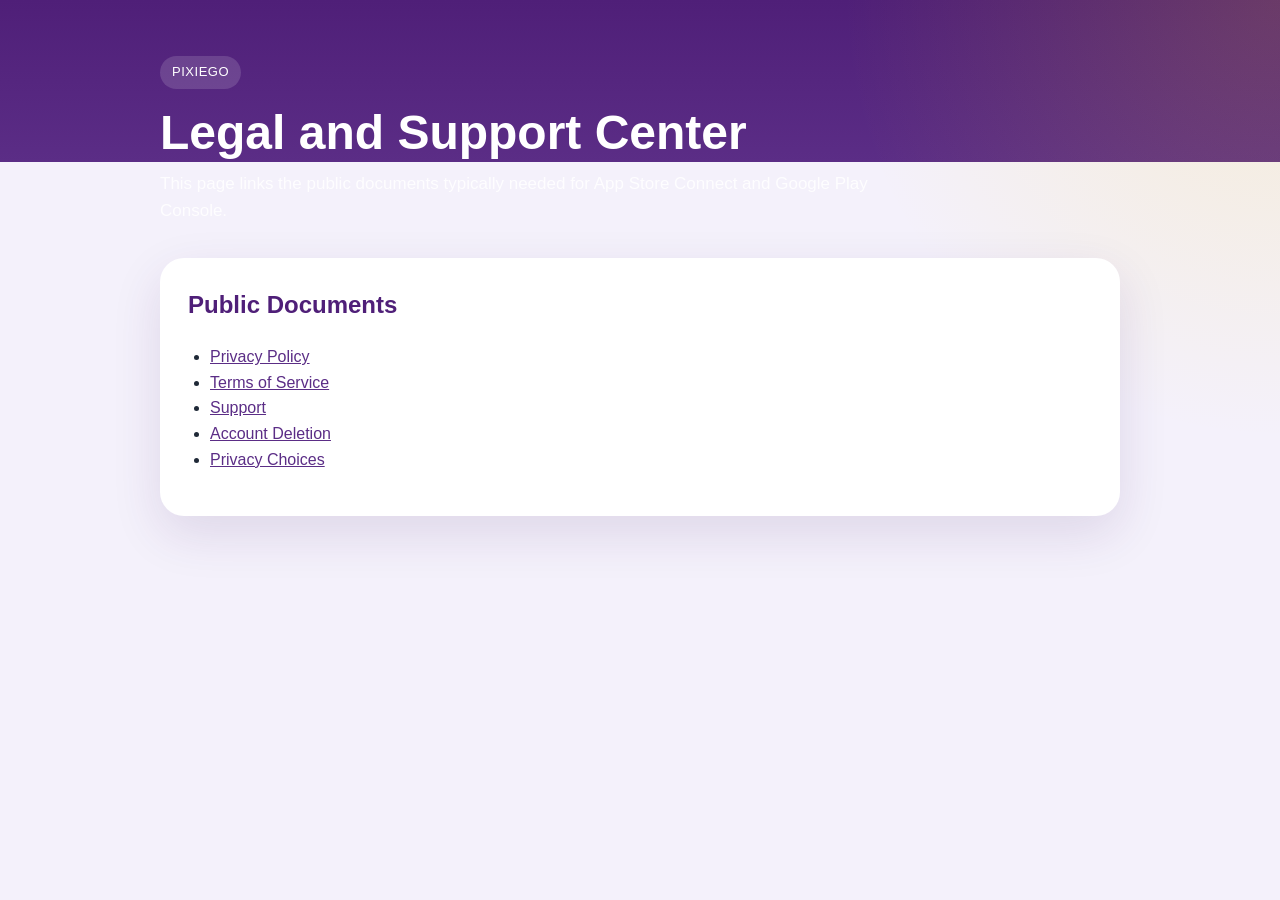
<file: index.html>
<!doctype html>
<html lang="en">
  <head>
    <meta charset="utf-8" />
    <meta name="viewport" content="width=device-width, initial-scale=1" />
    <title>PixieGo Legal and Support</title>
    <link rel="stylesheet" href="./site.css" />
  </head>
  <body>
    <div class="shell">
      <header class="hero">
        <span class="badge">PixieGo</span>
        <h1>Legal and Support Center</h1>
        <p>
          This page links the public documents typically needed for App Store Connect and Google Play Console.
        </p>
      </header>

      <main class="content">
        <section class="card">
          <h2>Public Documents</h2>
          <ul>
            <li><a href="./privacy-policy.html">Privacy Policy</a></li>
            <li><a href="./terms-of-service.html">Terms of Service</a></li>
            <li><a href="./support.html">Support</a></li>
            <li><a href="./account-deletion.html">Account Deletion</a></li>
            <li><a href="./privacy-choices.html">Privacy Choices</a></li>
          </ul>
        </section>
      </main>
    </div>
  </body>
</html>
</file>
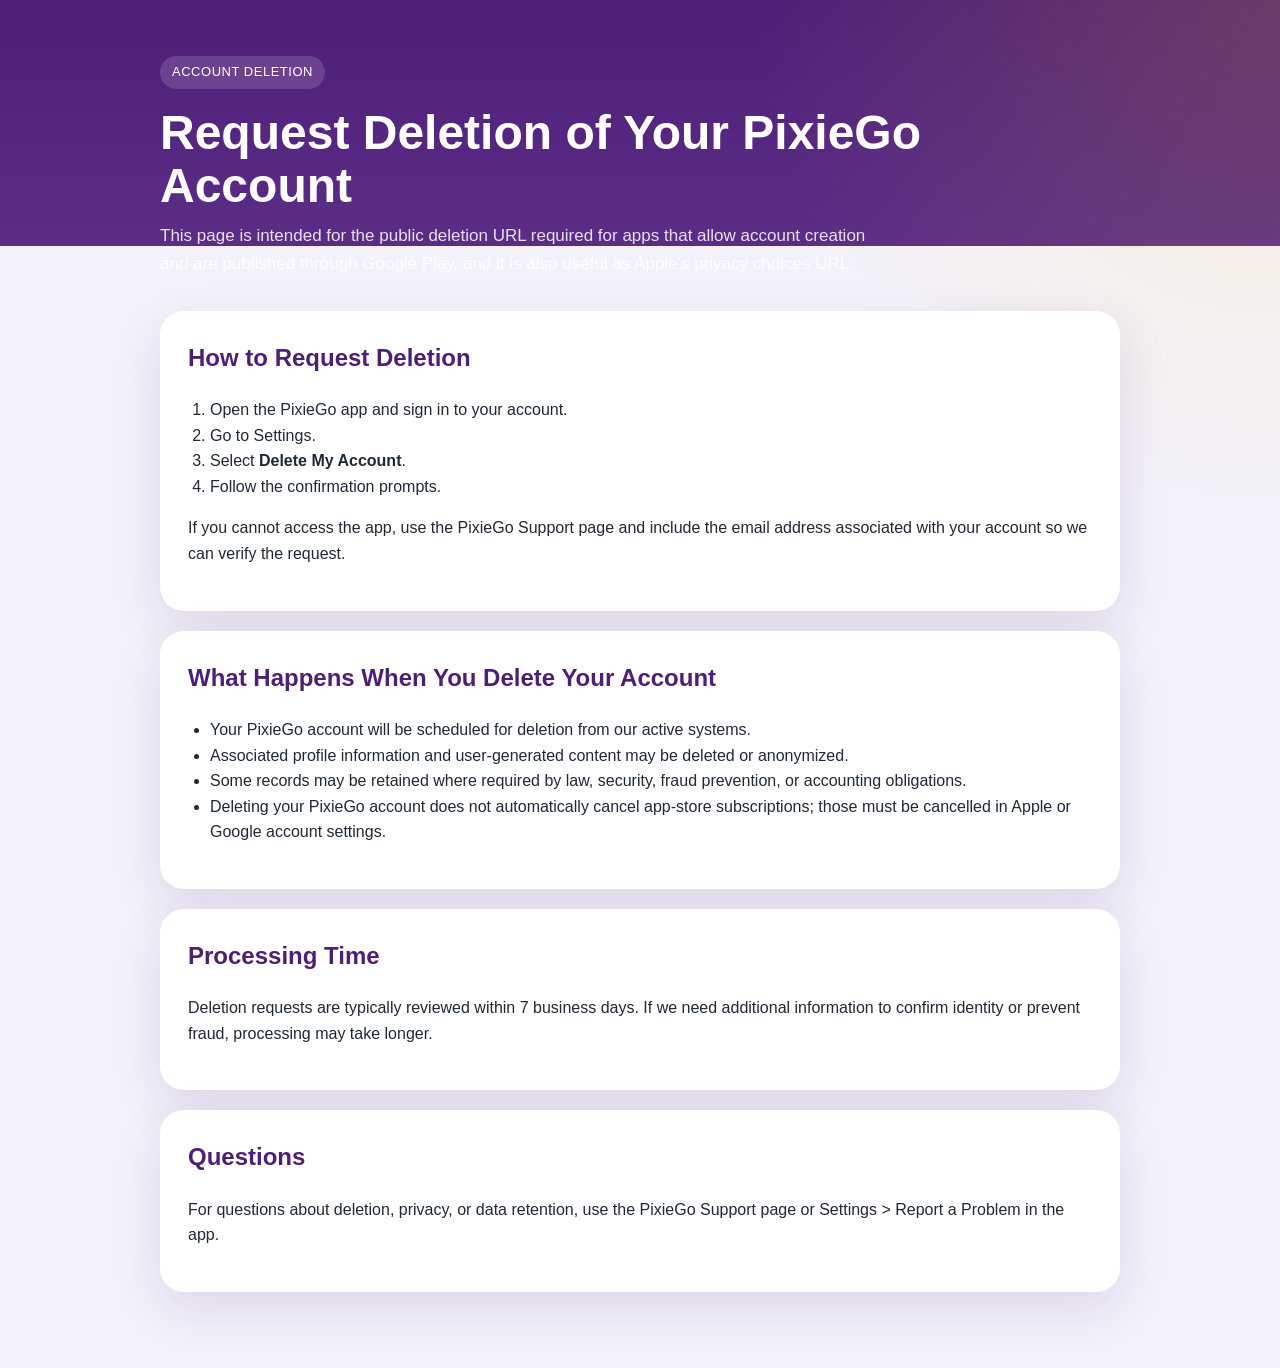
<file: account-deletion.html>
<!doctype html>
<html lang="en">
  <head>
    <meta charset="utf-8" />
    <meta name="viewport" content="width=device-width, initial-scale=1" />
    <title>PixieGo Account Deletion</title>
    <link rel="stylesheet" href="./site.css" />
  </head>
  <body>
    <div class="shell">
      <header class="hero">
        <span class="badge">Account Deletion</span>
        <h1>Request Deletion of Your PixieGo Account</h1>
        <p>
          This page is intended for the public deletion URL required for apps that allow account creation and are
          published through Google Play, and it is also useful as Apple’s privacy choices URL.
        </p>
      </header>

      <main class="content">
        <section class="card">
          <h2>How to Request Deletion</h2>
          <ol>
            <li>Open the PixieGo app and sign in to your account.</li>
            <li>Go to Settings.</li>
            <li>Select <strong>Delete My Account</strong>.</li>
            <li>Follow the confirmation prompts.</li>
          </ol>
          <p>
            If you cannot access the app, use the PixieGo Support page and include the email address associated
            with your account so we can verify the request.
          </p>
        </section>

        <section class="card">
          <h2>What Happens When You Delete Your Account</h2>
          <ul>
            <li>Your PixieGo account will be scheduled for deletion from our active systems.</li>
            <li>Associated profile information and user-generated content may be deleted or anonymized.</li>
            <li>Some records may be retained where required by law, security, fraud prevention, or accounting obligations.</li>
            <li>Deleting your PixieGo account does not automatically cancel app-store subscriptions; those must be cancelled in Apple or Google account settings.</li>
          </ul>
        </section>

        <section class="card">
          <h2>Processing Time</h2>
          <p>
            Deletion requests are typically reviewed within 7 business days. If we need additional information to
            confirm identity or prevent fraud, processing may take longer.
          </p>
        </section>

        <section class="card">
          <h2>Questions</h2>
          <p>
            For questions about deletion, privacy, or data retention, use the PixieGo Support page or Settings
            &gt; Report a Problem in the app.
          </p>
        </section>
      </main>
    </div>
  </body>
</html>
</file>
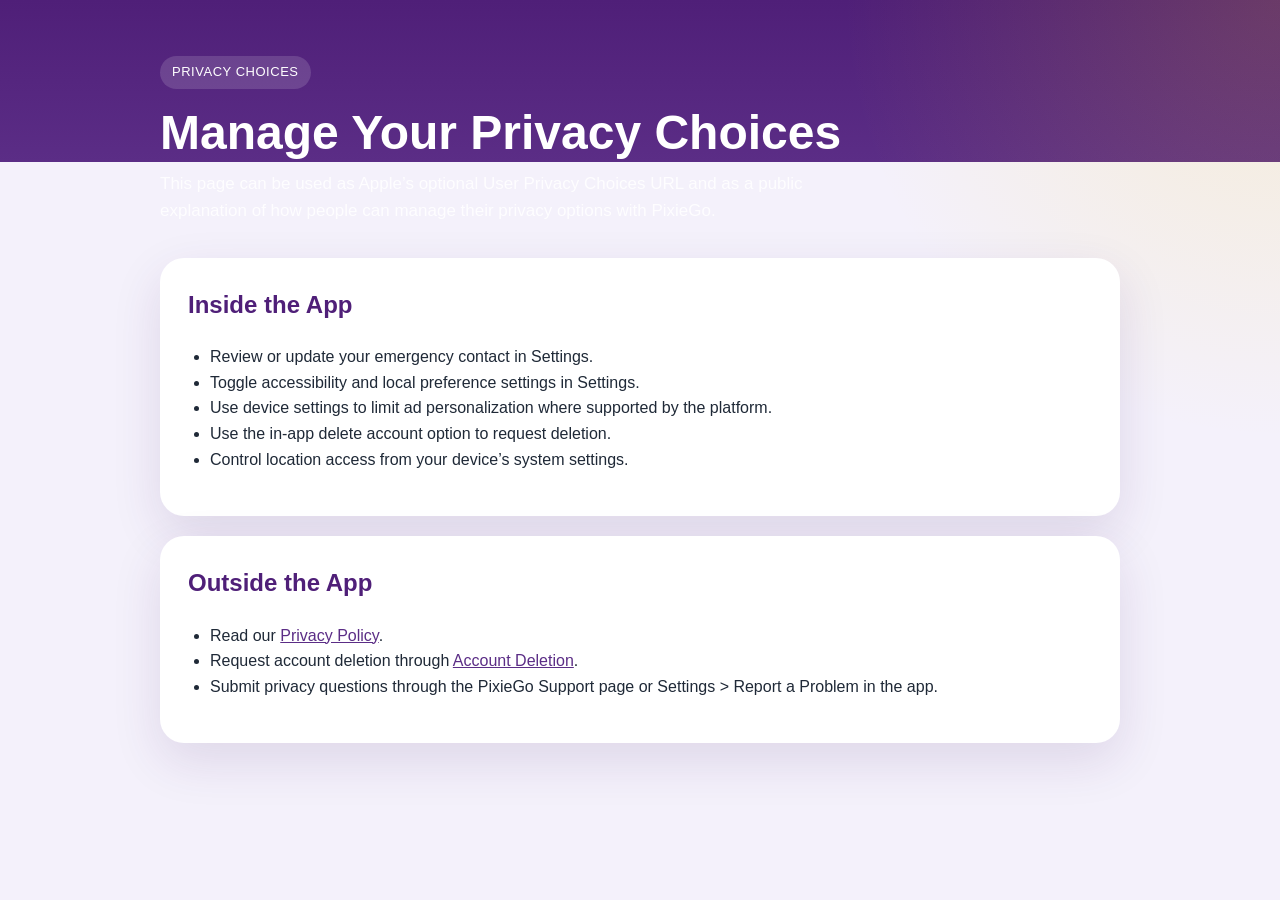
<file: privacy-choices.html>
<!doctype html>
<html lang="en">
  <head>
    <meta charset="utf-8" />
    <meta name="viewport" content="width=device-width, initial-scale=1" />
    <title>PixieGo Privacy Choices</title>
    <link rel="stylesheet" href="./site.css" />
  </head>
  <body>
    <div class="shell">
      <header class="hero">
        <span class="badge">Privacy Choices</span>
        <h1>Manage Your Privacy Choices</h1>
        <p>
          This page can be used as Apple’s optional User Privacy Choices URL and as a public explanation of how
          people can manage their privacy options with PixieGo.
        </p>
      </header>

      <main class="content">
        <section class="card">
          <h2>Inside the App</h2>
          <ul>
            <li>Review or update your emergency contact in Settings.</li>
            <li>Toggle accessibility and local preference settings in Settings.</li>
            <li>Use device settings to limit ad personalization where supported by the platform.</li>
            <li>Use the in-app delete account option to request deletion.</li>
            <li>Control location access from your device’s system settings.</li>
          </ul>
        </section>

        <section class="card">
          <h2>Outside the App</h2>
          <ul>
            <li>Read our <a href="./privacy-policy.html">Privacy Policy</a>.</li>
            <li>Request account deletion through <a href="./account-deletion.html">Account Deletion</a>.</li>
            <li>Submit privacy questions through the PixieGo Support page or Settings &gt; Report a Problem in the app.</li>
          </ul>
        </section>
      </main>
    </div>
  </body>
</html>
</file>
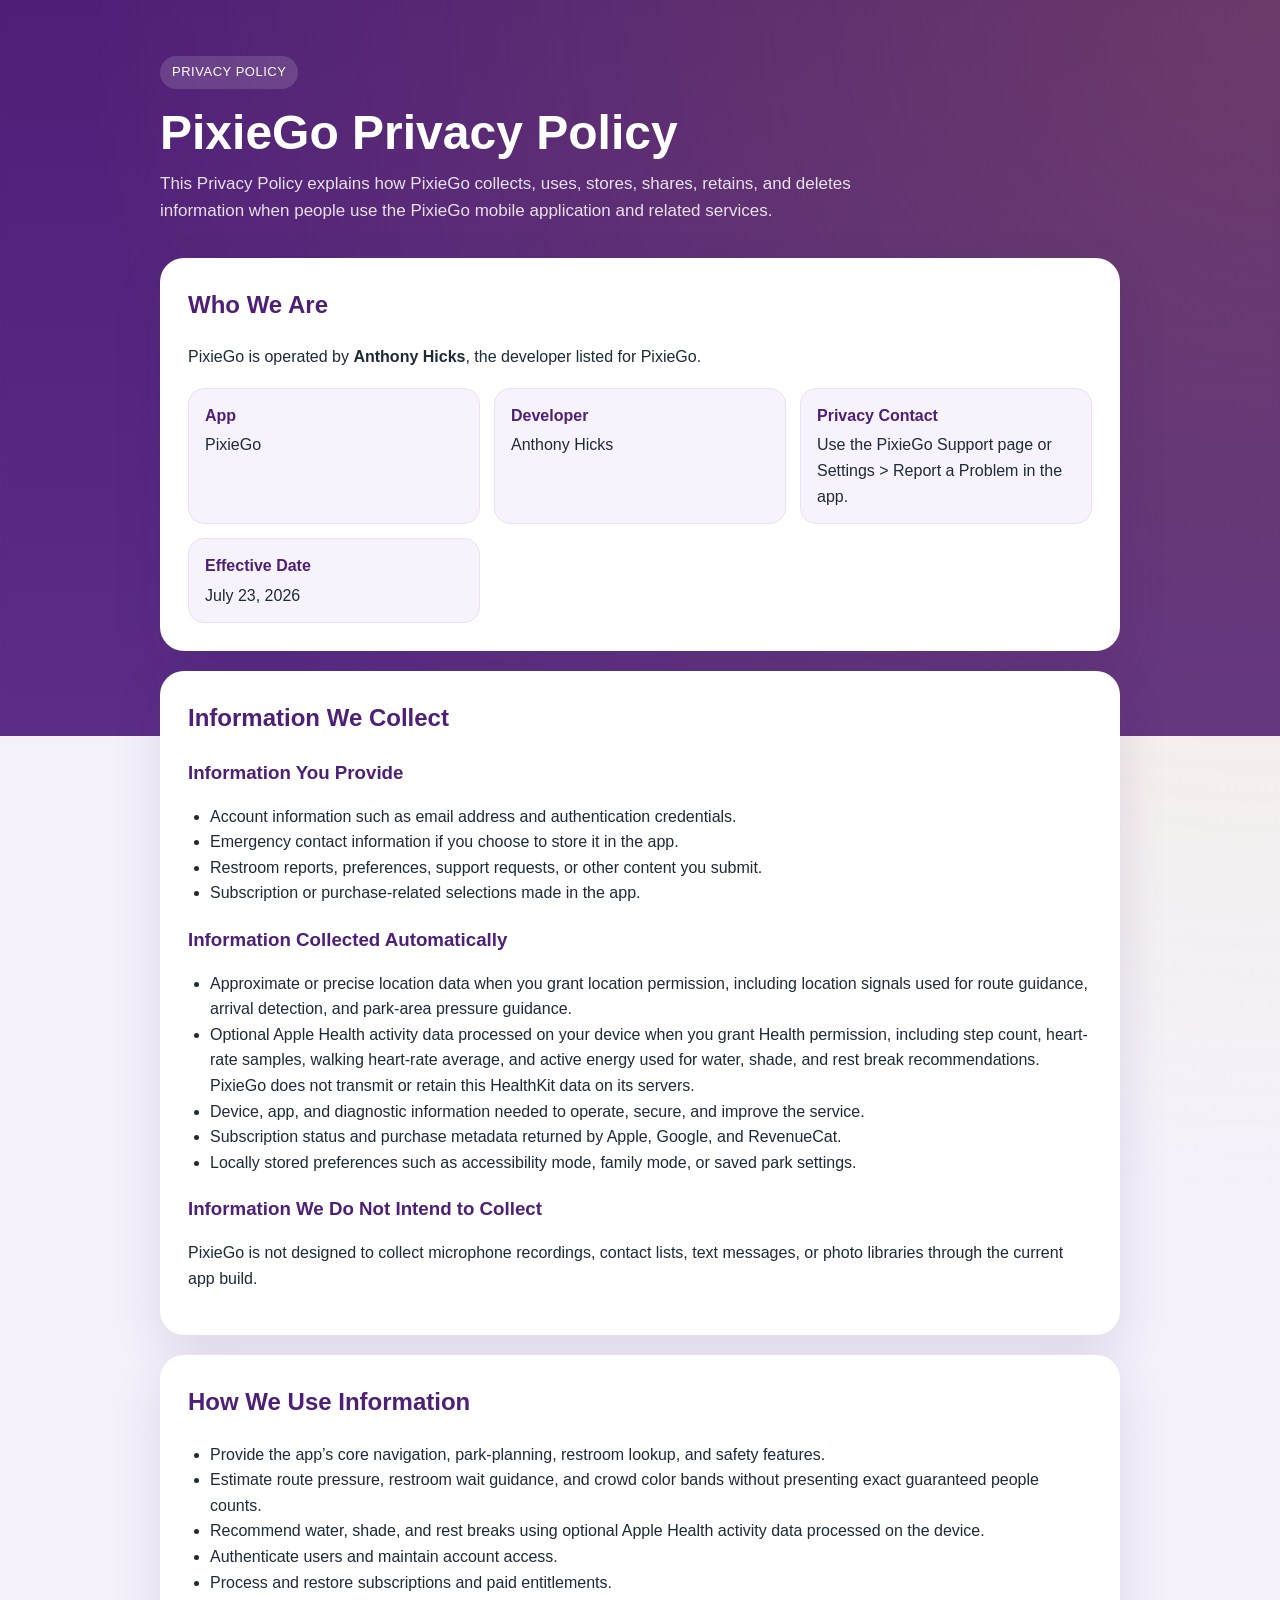
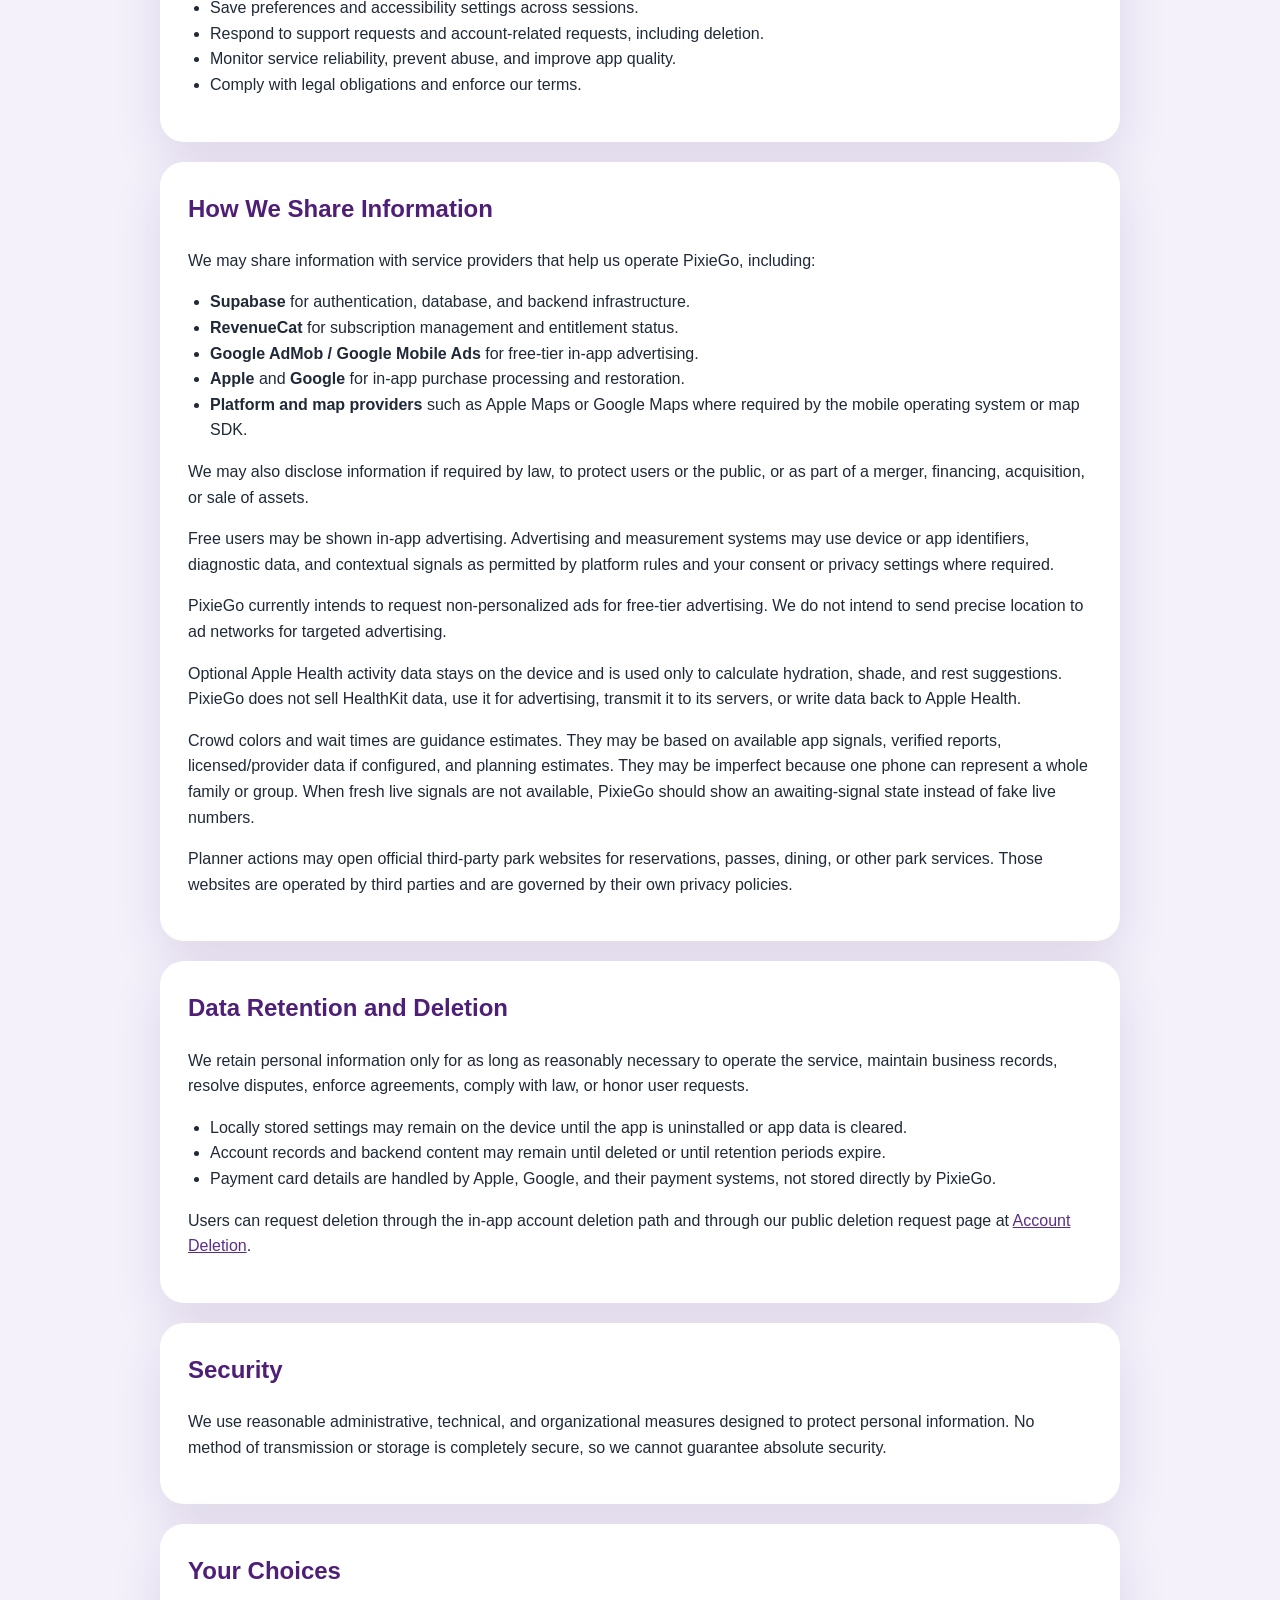
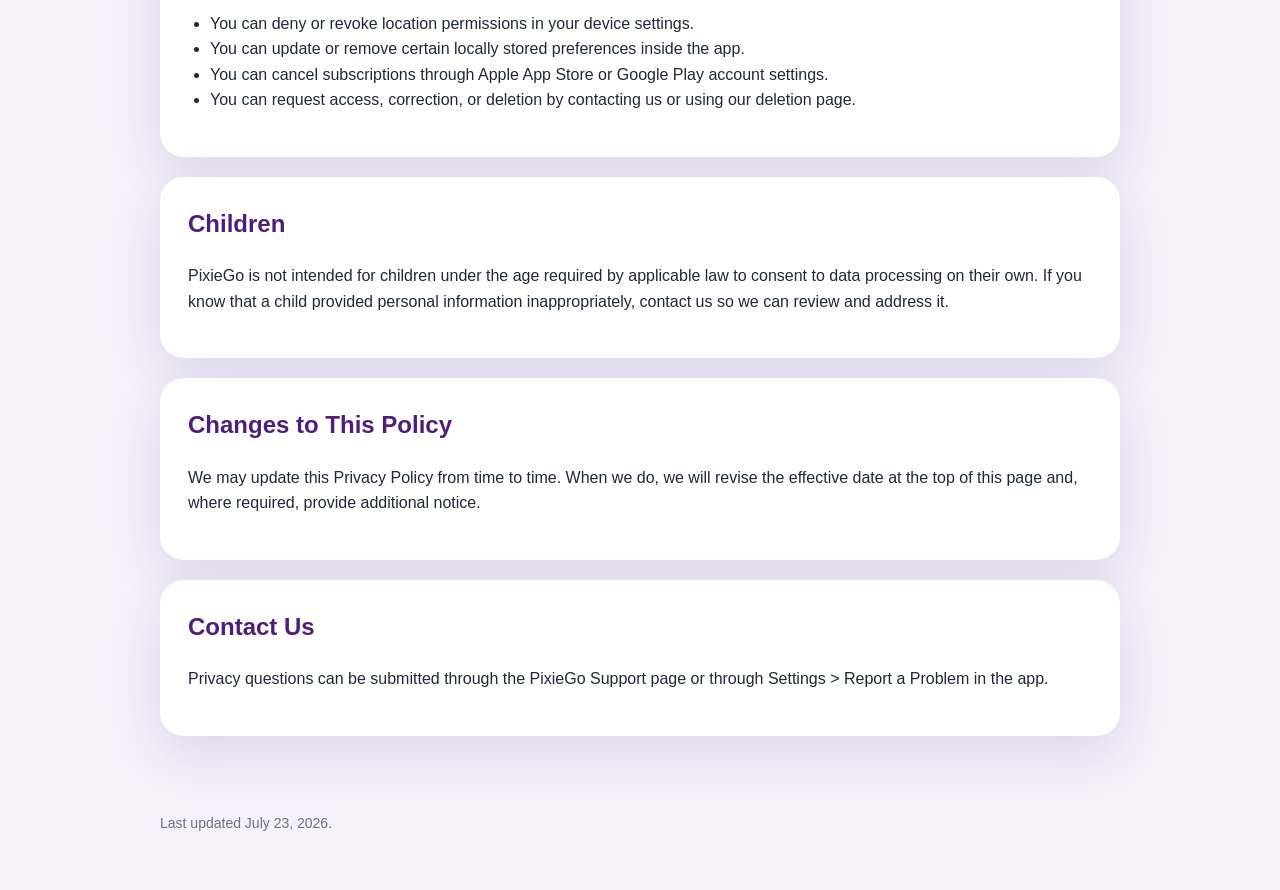
<file: privacy-policy.html>
<!doctype html>
<html lang="en">
  <head>
    <meta charset="utf-8" />
    <meta name="viewport" content="width=device-width, initial-scale=1" />
    <title>PixieGo Privacy Policy</title>
    <link rel="stylesheet" href="./site.css" />
  </head>
  <body>
    <div class="shell">
      <header class="hero">
        <span class="badge">Privacy Policy</span>
        <h1>PixieGo Privacy Policy</h1>
        <p>
          This Privacy Policy explains how PixieGo collects, uses, stores, shares, retains, and deletes
          information when people use the PixieGo mobile application and related services.
        </p>
      </header>

      <main class="content">
        <section class="card">
          <h2>Who We Are</h2>
          <p>
            PixieGo is operated by <strong>Anthony Hicks</strong>, the developer listed for PixieGo.
          </p>
          <div class="meta">
            <div>
              <strong>App</strong>
              PixieGo
            </div>
            <div>
              <strong>Developer</strong>
              Anthony Hicks
            </div>
            <div>
              <strong>Privacy Contact</strong>
              Use the PixieGo Support page or Settings &gt; Report a Problem in the app.
            </div>
            <div>
              <strong>Effective Date</strong>
              July 23, 2026
            </div>
          </div>
        </section>

        <section class="card">
          <h2>Information We Collect</h2>
          <h3>Information You Provide</h3>
          <ul>
            <li>Account information such as email address and authentication credentials.</li>
            <li>Emergency contact information if you choose to store it in the app.</li>
            <li>Restroom reports, preferences, support requests, or other content you submit.</li>
            <li>Subscription or purchase-related selections made in the app.</li>
          </ul>
          <h3>Information Collected Automatically</h3>
          <ul>
            <li>Approximate or precise location data when you grant location permission, including location signals used for route guidance, arrival detection, and park-area pressure guidance.</li>
            <li>Optional Apple Health activity data processed on your device when you grant Health permission, including step count, heart-rate samples, walking heart-rate average, and active energy used for water, shade, and rest break recommendations. PixieGo does not transmit or retain this HealthKit data on its servers.</li>
            <li>Device, app, and diagnostic information needed to operate, secure, and improve the service.</li>
            <li>Subscription status and purchase metadata returned by Apple, Google, and RevenueCat.</li>
            <li>Locally stored preferences such as accessibility mode, family mode, or saved park settings.</li>
          </ul>
          <h3>Information We Do Not Intend to Collect</h3>
          <p>
            PixieGo is not designed to collect microphone recordings, contact lists, text messages, or photo
            libraries through the current app build.
          </p>
        </section>

        <section class="card">
          <h2>How We Use Information</h2>
          <ul>
            <li>Provide the app’s core navigation, park-planning, restroom lookup, and safety features.</li>
            <li>Estimate route pressure, restroom wait guidance, and crowd color bands without presenting exact guaranteed people counts.</li>
            <li>Recommend water, shade, and rest breaks using optional Apple Health activity data processed on the device.</li>
            <li>Authenticate users and maintain account access.</li>
            <li>Process and restore subscriptions and paid entitlements.</li>
            <li>Save preferences and accessibility settings across sessions.</li>
            <li>Respond to support requests and account-related requests, including deletion.</li>
            <li>Monitor service reliability, prevent abuse, and improve app quality.</li>
            <li>Comply with legal obligations and enforce our terms.</li>
          </ul>
        </section>

        <section class="card">
          <h2>How We Share Information</h2>
          <p>We may share information with service providers that help us operate PixieGo, including:</p>
          <ul>
            <li><strong>Supabase</strong> for authentication, database, and backend infrastructure.</li>
            <li><strong>RevenueCat</strong> for subscription management and entitlement status.</li>
            <li><strong>Google AdMob / Google Mobile Ads</strong> for free-tier in-app advertising.</li>
            <li><strong>Apple</strong> and <strong>Google</strong> for in-app purchase processing and restoration.</li>
            <li>
              <strong>Platform and map providers</strong> such as Apple Maps or Google Maps where required by the
              mobile operating system or map SDK.
            </li>
          </ul>
          <p>
            We may also disclose information if required by law, to protect users or the public, or as part of a
            merger, financing, acquisition, or sale of assets.
          </p>
          <p>
            Free users may be shown in-app advertising. Advertising and measurement systems may use device or app
            identifiers, diagnostic data, and contextual signals as permitted by platform rules and your consent or
            privacy settings where required.
          </p>
          <p>
            PixieGo currently intends to request non-personalized ads for free-tier advertising. We do not intend to
            send precise location to ad networks for targeted advertising.
          </p>
          <p>
            Optional Apple Health activity data stays on the device and is used only to calculate hydration, shade,
            and rest suggestions. PixieGo does not sell HealthKit data, use it for advertising, transmit it to its
            servers, or write data back to Apple Health.
          </p>
          <p>
            Crowd colors and wait times are guidance estimates. They may be based on available app signals, verified
            reports, licensed/provider data if configured, and planning estimates. They may be imperfect because one
            phone can represent a whole family or group. When fresh live signals are not available, PixieGo should show
            an awaiting-signal state instead of fake live numbers.
          </p>
          <p>
            Planner actions may open official third-party park websites for reservations, passes, dining, or other
            park services. Those websites are operated by third parties and are governed by their own privacy policies.
          </p>
        </section>

        <section class="card">
          <h2>Data Retention and Deletion</h2>
          <p>
            We retain personal information only for as long as reasonably necessary to operate the service,
            maintain business records, resolve disputes, enforce agreements, comply with law, or honor user
            requests.
          </p>
          <ul>
            <li>Locally stored settings may remain on the device until the app is uninstalled or app data is cleared.</li>
            <li>Account records and backend content may remain until deleted or until retention periods expire.</li>
            <li>Payment card details are handled by Apple, Google, and their payment systems, not stored directly by PixieGo.</li>
          </ul>
          <p>
            Users can request deletion through the in-app account deletion path and through our public deletion
            request page at <a href="./account-deletion.html">Account Deletion</a>.
          </p>
        </section>

        <section class="card">
          <h2>Security</h2>
          <p>
            We use reasonable administrative, technical, and organizational measures designed to protect personal
            information. No method of transmission or storage is completely secure, so we cannot guarantee absolute
            security.
          </p>
        </section>

        <section class="card">
          <h2>Your Choices</h2>
          <ul>
            <li>You can deny or revoke location permissions in your device settings.</li>
            <li>You can update or remove certain locally stored preferences inside the app.</li>
            <li>You can cancel subscriptions through Apple App Store or Google Play account settings.</li>
            <li>You can request access, correction, or deletion by contacting us or using our deletion page.</li>
          </ul>
        </section>

        <section class="card">
          <h2>Children</h2>
          <p>
            PixieGo is not intended for children under the age required by applicable law to consent to data
            processing on their own. If you know that a child provided personal information inappropriately, contact
            us so we can review and address it.
          </p>
        </section>

        <section class="card">
          <h2>Changes to This Policy</h2>
          <p>
            We may update this Privacy Policy from time to time. When we do, we will revise the effective date at
            the top of this page and, where required, provide additional notice.
          </p>
        </section>

        <section class="card">
          <h2>Contact Us</h2>
          <p>
            Privacy questions can be submitted through the PixieGo Support page or through Settings &gt; Report a Problem in the app.
          </p>
        </section>
      </main>

      <div class="footer">Last updated July 23, 2026.</div>
    </div>
  </body>
</html>
</file>
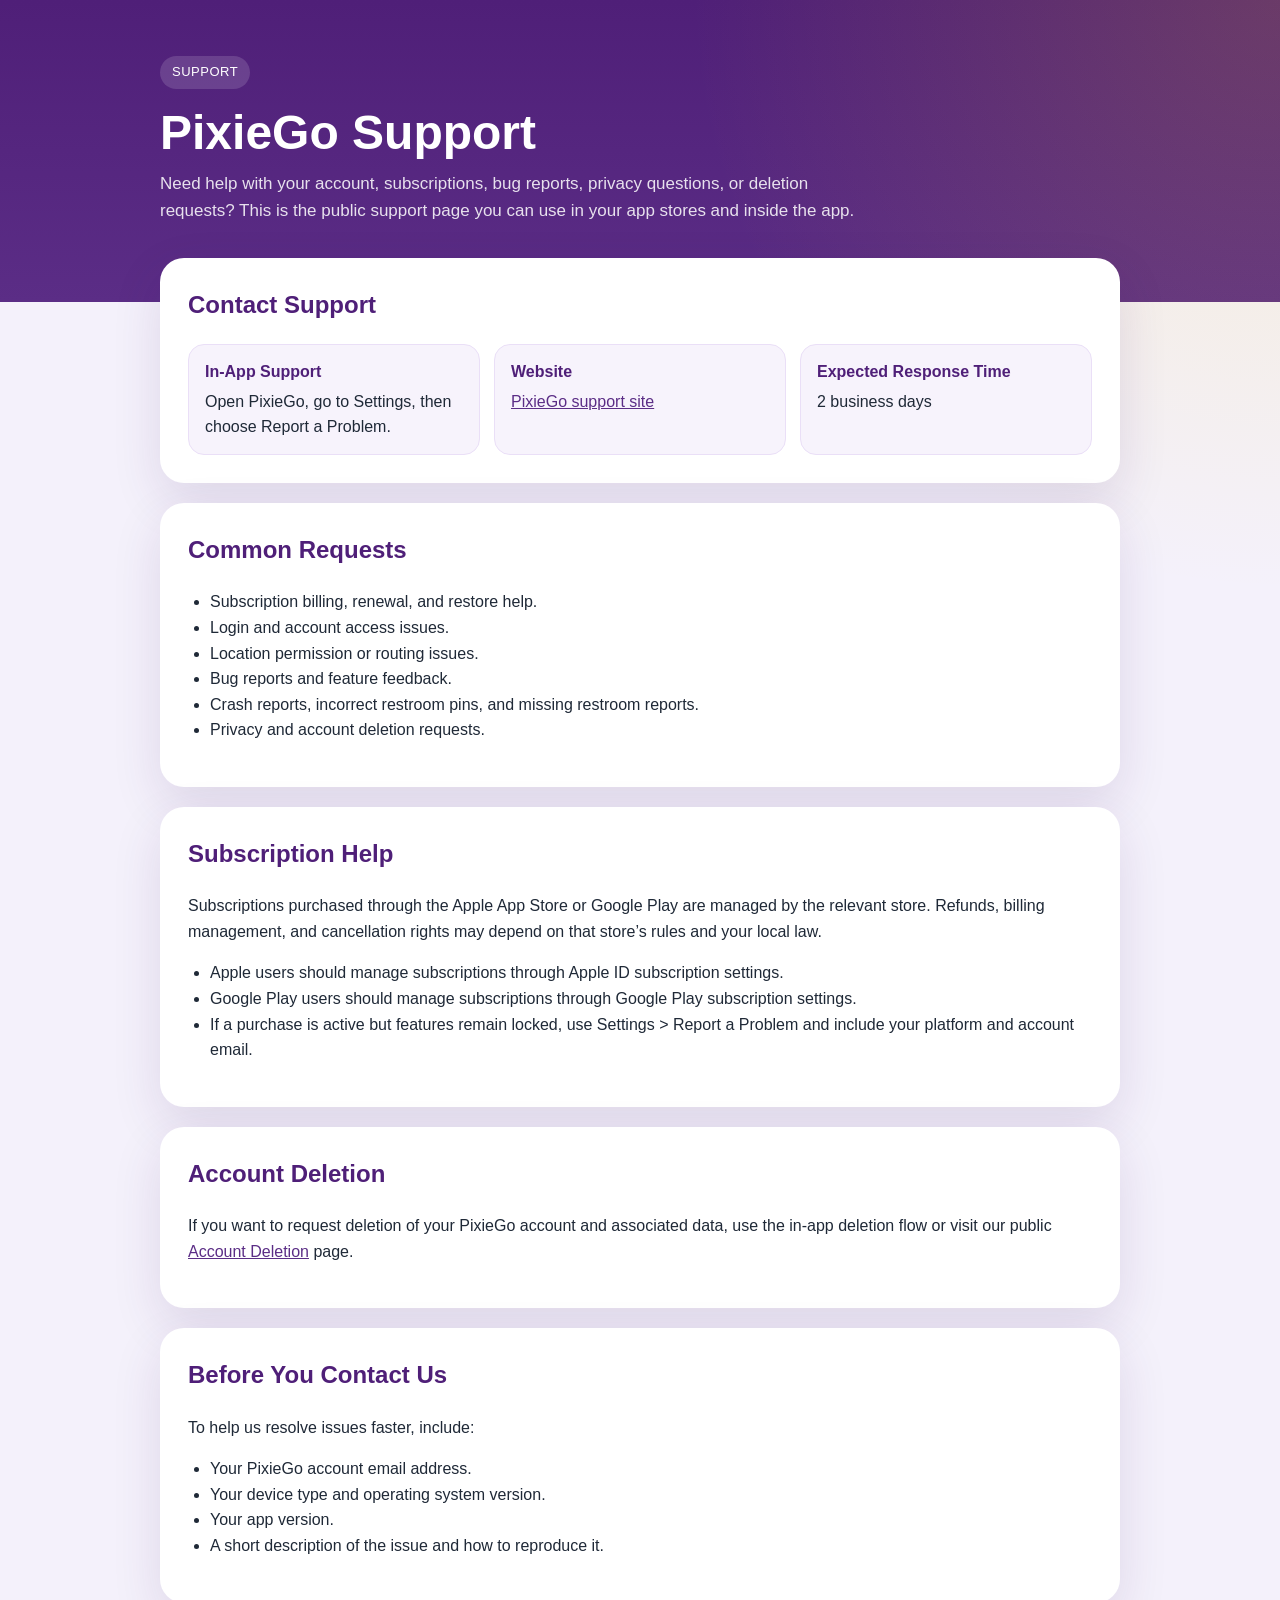
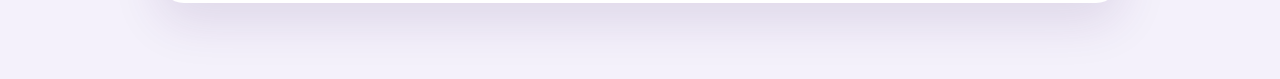
<file: support.html>
<!doctype html>
<html lang="en">
  <head>
    <meta charset="utf-8" />
    <meta name="viewport" content="width=device-width, initial-scale=1" />
    <title>PixieGo Support</title>
    <link rel="stylesheet" href="./site.css" />
  </head>
  <body>
    <div class="shell">
      <header class="hero">
        <span class="badge">Support</span>
        <h1>PixieGo Support</h1>
        <p>
          Need help with your account, subscriptions, bug reports, privacy questions, or deletion requests? This is
          the public support page you can use in your app stores and inside the app.
        </p>
      </header>

      <main class="content">
        <section class="card">
          <h2>Contact Support</h2>
          <div class="meta">
            <div>
              <strong>In-App Support</strong>
              Open PixieGo, go to Settings, then choose Report a Problem.
            </div>
            <div>
              <strong>Website</strong>
              <a href="https://urmomlovesme92.github.io/pixiego-support/">PixieGo support site</a>
            </div>
            <div>
              <strong>Expected Response Time</strong>
              2 business days
            </div>
          </div>
        </section>

        <section class="card">
          <h2>Common Requests</h2>
          <ul>
            <li>Subscription billing, renewal, and restore help.</li>
            <li>Login and account access issues.</li>
            <li>Location permission or routing issues.</li>
            <li>Bug reports and feature feedback.</li>
            <li>Crash reports, incorrect restroom pins, and missing restroom reports.</li>
            <li>Privacy and account deletion requests.</li>
          </ul>
        </section>

        <section class="card">
          <h2>Subscription Help</h2>
          <p>
            Subscriptions purchased through the Apple App Store or Google Play are managed by the relevant store.
            Refunds, billing management, and cancellation rights may depend on that store’s rules and your local law.
          </p>
          <ul>
            <li>Apple users should manage subscriptions through Apple ID subscription settings.</li>
            <li>Google Play users should manage subscriptions through Google Play subscription settings.</li>
            <li>If a purchase is active but features remain locked, use Settings &gt; Report a Problem and include your platform and account email.</li>
          </ul>
        </section>

        <section class="card">
          <h2>Account Deletion</h2>
          <p>
            If you want to request deletion of your PixieGo account and associated data, use the in-app deletion flow
            or visit our public <a href="./account-deletion.html">Account Deletion</a> page.
          </p>
        </section>

        <section class="card">
          <h2>Before You Contact Us</h2>
          <p>To help us resolve issues faster, include:</p>
          <ul>
            <li>Your PixieGo account email address.</li>
            <li>Your device type and operating system version.</li>
            <li>Your app version.</li>
            <li>A short description of the issue and how to reproduce it.</li>
          </ul>
        </section>
      </main>
    </div>
  </body>
</html>
</file>
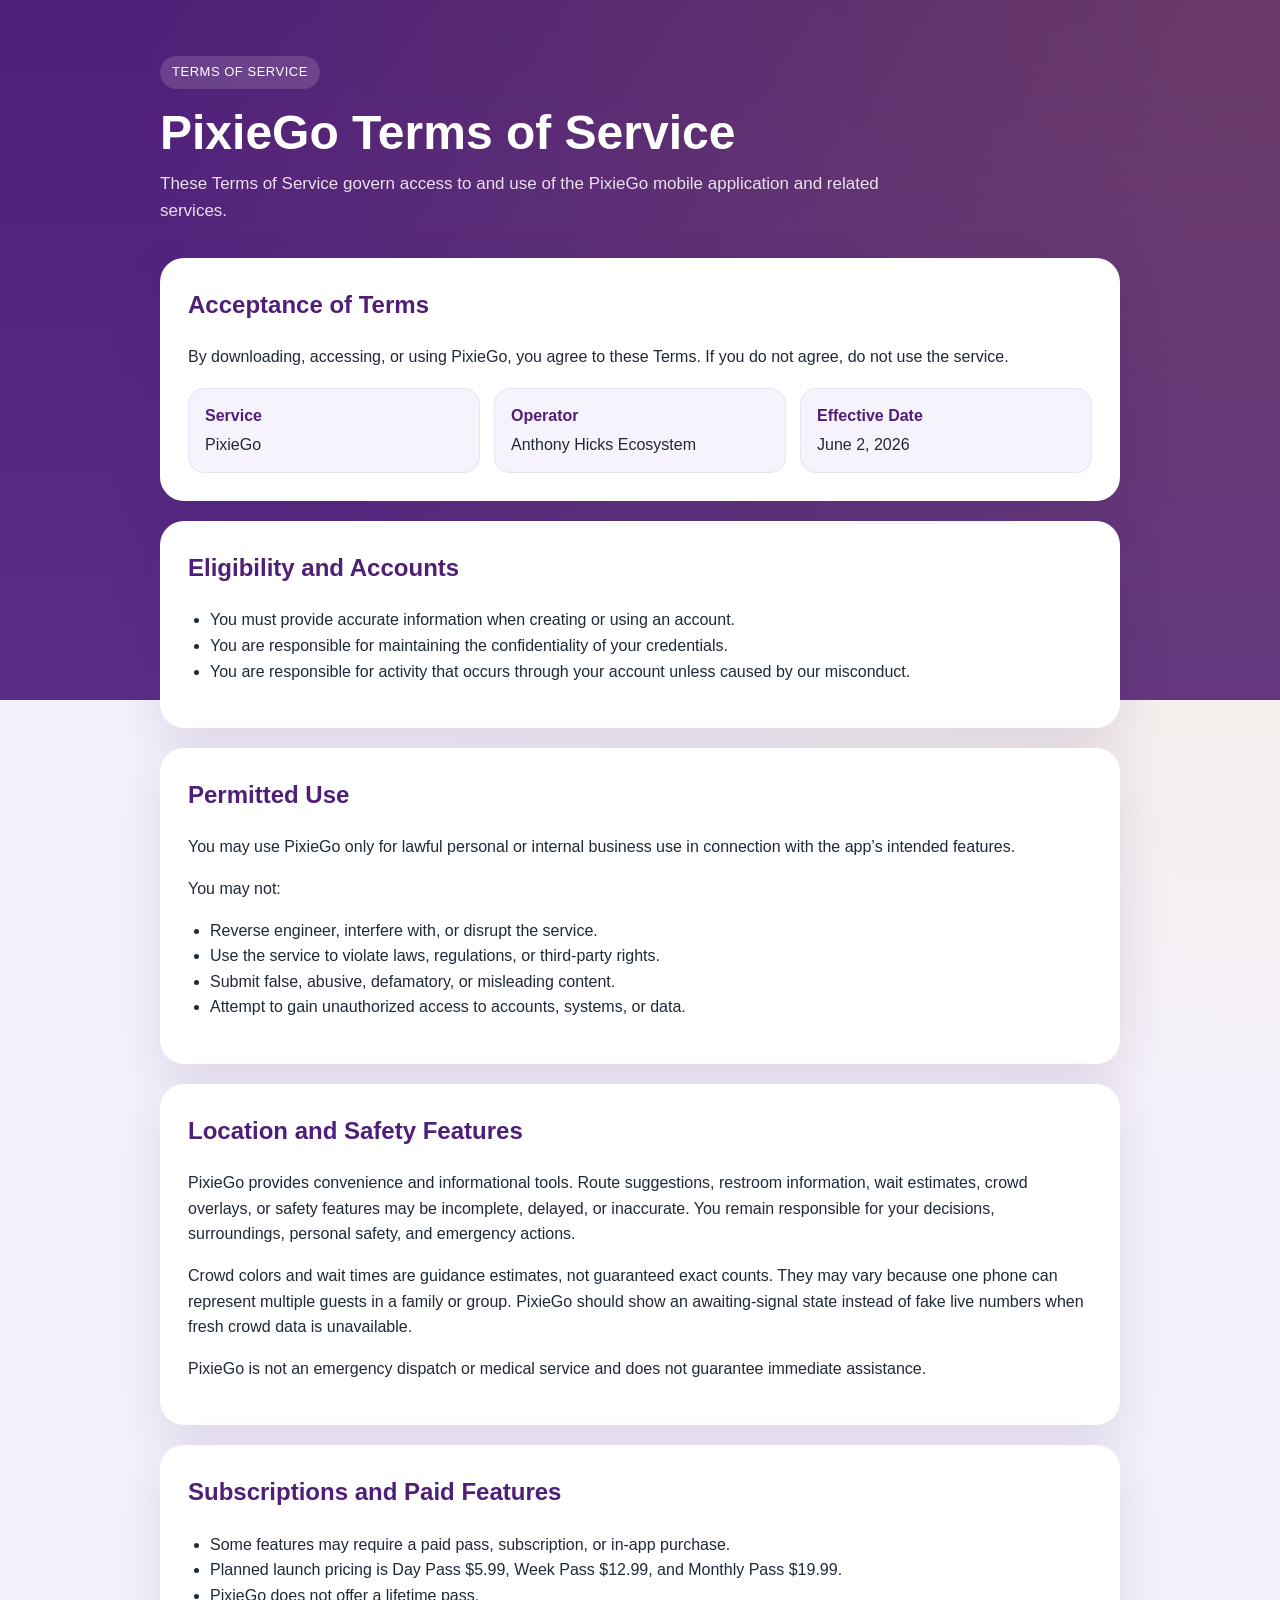
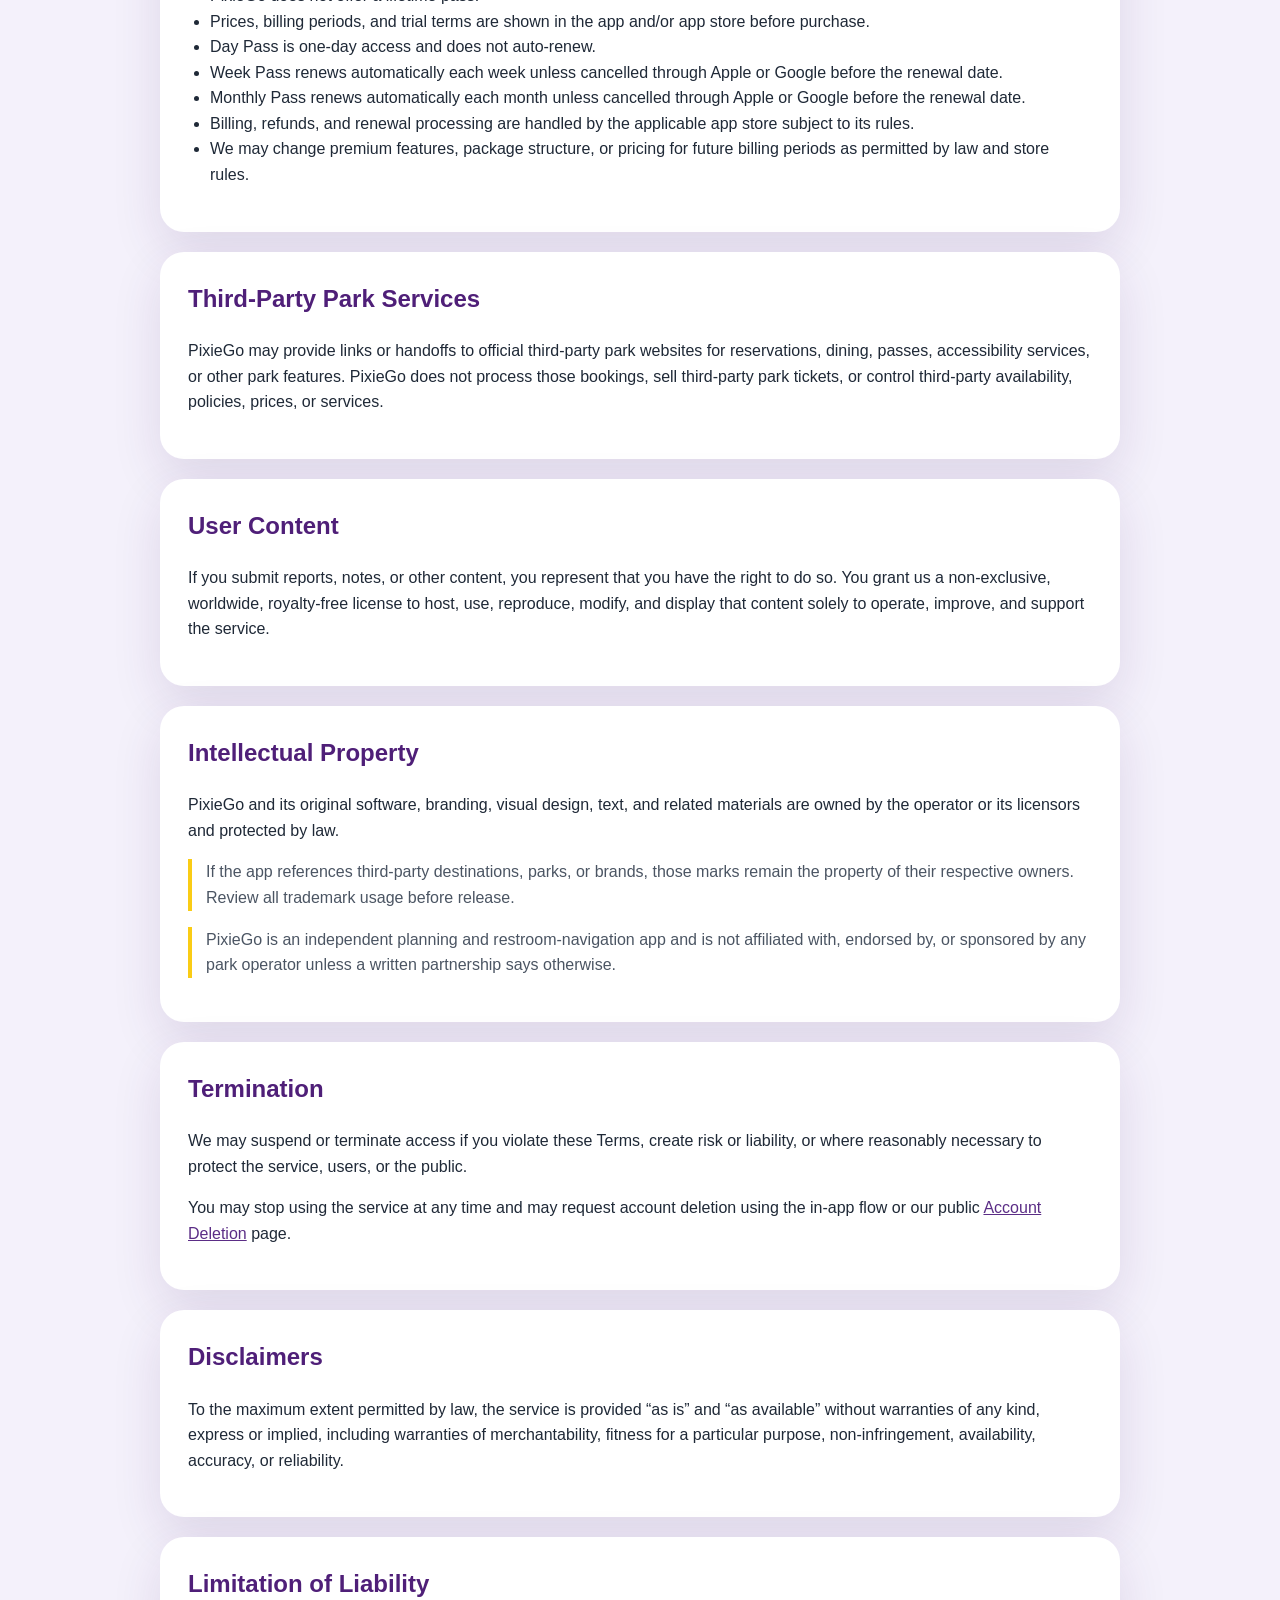
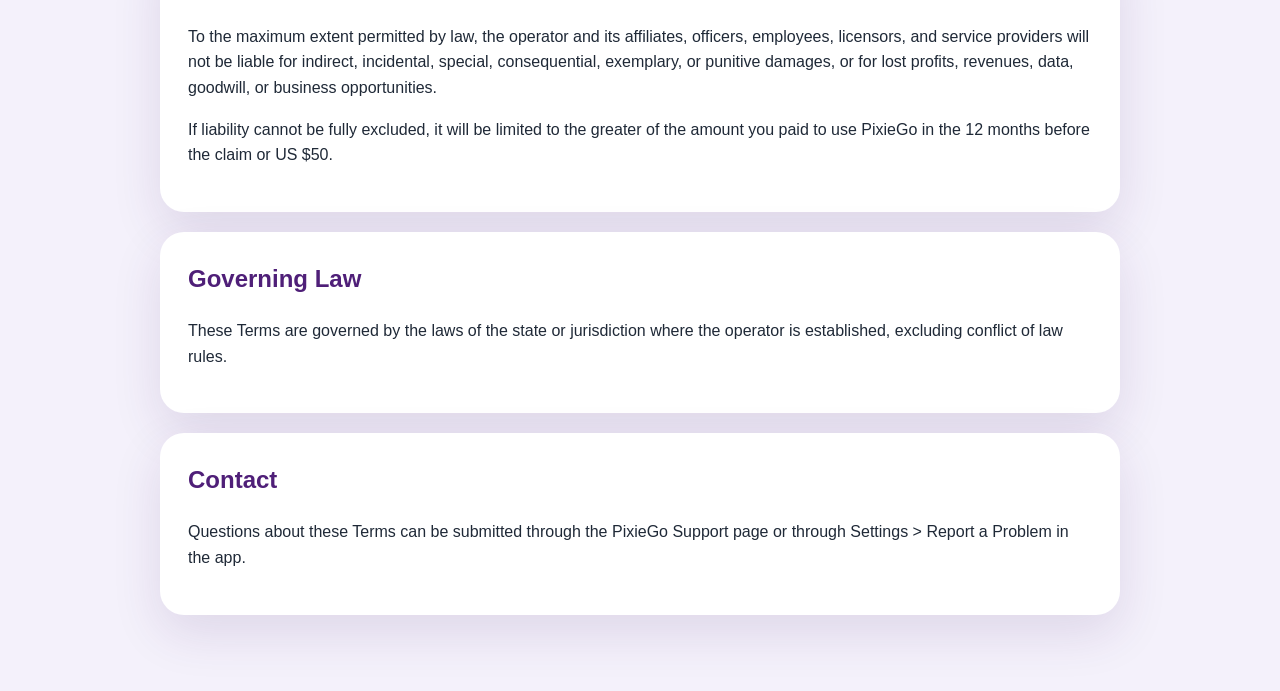
<file: terms-of-service.html>
<!doctype html>
<html lang="en">
  <head>
    <meta charset="utf-8" />
    <meta name="viewport" content="width=device-width, initial-scale=1" />
    <title>PixieGo Terms of Service</title>
    <link rel="stylesheet" href="./site.css" />
  </head>
  <body>
    <div class="shell">
      <header class="hero">
        <span class="badge">Terms of Service</span>
        <h1>PixieGo Terms of Service</h1>
        <p>
          These Terms of Service govern access to and use of the PixieGo mobile application and related services.
        </p>
      </header>

      <main class="content">
        <section class="card">
          <h2>Acceptance of Terms</h2>
          <p>
            By downloading, accessing, or using PixieGo, you agree to these Terms. If you do not agree, do not use
            the service.
          </p>
          <div class="meta">
            <div>
              <strong>Service</strong>
              PixieGo
            </div>
            <div>
              <strong>Operator</strong>
              Anthony Hicks Ecosystem
            </div>
            <div>
              <strong>Effective Date</strong>
              June 2, 2026
            </div>
          </div>
        </section>

        <section class="card">
          <h2>Eligibility and Accounts</h2>
          <ul>
            <li>You must provide accurate information when creating or using an account.</li>
            <li>You are responsible for maintaining the confidentiality of your credentials.</li>
            <li>You are responsible for activity that occurs through your account unless caused by our misconduct.</li>
          </ul>
        </section>

        <section class="card">
          <h2>Permitted Use</h2>
          <p>You may use PixieGo only for lawful personal or internal business use in connection with the app’s intended features.</p>
          <p>You may not:</p>
          <ul>
            <li>Reverse engineer, interfere with, or disrupt the service.</li>
            <li>Use the service to violate laws, regulations, or third-party rights.</li>
            <li>Submit false, abusive, defamatory, or misleading content.</li>
            <li>Attempt to gain unauthorized access to accounts, systems, or data.</li>
          </ul>
        </section>

        <section class="card">
          <h2>Location and Safety Features</h2>
          <p>
            PixieGo provides convenience and informational tools. Route suggestions, restroom information, wait
            estimates, crowd overlays, or safety features may be incomplete, delayed, or inaccurate. You remain
            responsible for your decisions, surroundings, personal safety, and emergency actions.
          </p>
          <p>
            Crowd colors and wait times are guidance estimates, not guaranteed exact counts. They may vary because one
            phone can represent multiple guests in a family or group. PixieGo should show an awaiting-signal state
            instead of fake live numbers when fresh crowd data is unavailable.
          </p>
          <p>
            PixieGo is not an emergency dispatch or medical service and does not guarantee immediate assistance.
          </p>
        </section>

        <section class="card">
          <h2>Subscriptions and Paid Features</h2>
          <ul>
            <li>Some features may require a paid pass, subscription, or in-app purchase.</li>
            <li>Planned launch pricing is Day Pass $5.99, Week Pass $12.99, and Monthly Pass $19.99.</li>
            <li>PixieGo does not offer a lifetime pass.</li>
            <li>Prices, billing periods, and trial terms are shown in the app and/or app store before purchase.</li>
            <li>Day Pass is one-day access and does not auto-renew.</li>
            <li>Week Pass renews automatically each week unless cancelled through Apple or Google before the renewal date.</li>
            <li>Monthly Pass renews automatically each month unless cancelled through Apple or Google before the renewal date.</li>
            <li>Billing, refunds, and renewal processing are handled by the applicable app store subject to its rules.</li>
            <li>We may change premium features, package structure, or pricing for future billing periods as permitted by law and store rules.</li>
          </ul>
        </section>

        <section class="card">
          <h2>Third-Party Park Services</h2>
          <p>
            PixieGo may provide links or handoffs to official third-party park websites for reservations, dining,
            passes, accessibility services, or other park features. PixieGo does not process those bookings, sell
            third-party park tickets, or control third-party availability, policies, prices, or services.
          </p>
        </section>

        <section class="card">
          <h2>User Content</h2>
          <p>
            If you submit reports, notes, or other content, you represent that you have the right to do so. You grant
            us a non-exclusive, worldwide, royalty-free license to host, use, reproduce, modify, and display that
            content solely to operate, improve, and support the service.
          </p>
        </section>

        <section class="card">
          <h2>Intellectual Property</h2>
          <p>
            PixieGo and its original software, branding, visual design, text, and related materials are owned by the
            operator or its licensors and protected by law.
          </p>
          <p class="note">
            If the app references third-party destinations, parks, or brands, those marks remain the property of
            their respective owners. Review all trademark usage before release.
          </p>
          <p class="note">
            PixieGo is an independent planning and restroom-navigation app and is not affiliated with, endorsed by,
            or sponsored by any park operator unless a written partnership says otherwise.
          </p>
        </section>

        <section class="card">
          <h2>Termination</h2>
          <p>
            We may suspend or terminate access if you violate these Terms, create risk or liability, or where
            reasonably necessary to protect the service, users, or the public.
          </p>
          <p>
            You may stop using the service at any time and may request account deletion using the in-app flow or our
            public <a href="./account-deletion.html">Account Deletion</a> page.
          </p>
        </section>

        <section class="card">
          <h2>Disclaimers</h2>
          <p>
            To the maximum extent permitted by law, the service is provided “as is” and “as available” without
            warranties of any kind, express or implied, including warranties of merchantability, fitness for a
            particular purpose, non-infringement, availability, accuracy, or reliability.
          </p>
        </section>

        <section class="card">
          <h2>Limitation of Liability</h2>
          <p>
            To the maximum extent permitted by law, the operator and its affiliates, officers, employees, licensors,
            and service providers will not be liable for indirect, incidental, special, consequential, exemplary, or
            punitive damages, or for lost profits, revenues, data, goodwill, or business opportunities.
          </p>
          <p>
            If liability cannot be fully excluded, it will be limited to the greater of the amount you paid to use
            PixieGo in the 12 months before the claim or US $50.
          </p>
        </section>

        <section class="card">
          <h2>Governing Law</h2>
          <p>
            These Terms are governed by the laws of the state or jurisdiction where the operator is established,
            excluding conflict of law rules.
          </p>
        </section>

        <section class="card">
          <h2>Contact</h2>
          <p>
            Questions about these Terms can be submitted through the PixieGo Support page or through Settings &gt; Report a Problem in the app.
          </p>
        </section>
      </main>
    </div>
  </body>
</html>
</file>
<file: site.css>
body {
  margin: 0;
  font-family: "Segoe UI", Arial, sans-serif;
  background: #f4f1fb;
  color: #1f2937;
  line-height: 1.6;
}

.shell {
  min-height: 100vh;
  background:
    radial-gradient(circle at top right, rgba(250, 204, 21, 0.16), transparent 28%),
    linear-gradient(180deg, #4f1f78 0%, #5b2d86 18%, #f4f1fb 18%, #f4f1fb 100%);
}

.hero {
  max-width: 960px;
  margin: 0 auto;
  padding: 56px 24px 34px;
  color: white;
}

.badge {
  display: inline-block;
  padding: 6px 12px;
  border-radius: 999px;
  background: rgba(255, 255, 255, 0.14);
  font-size: 13px;
  letter-spacing: 0.04em;
  text-transform: uppercase;
}

.hero h1 {
  margin: 18px 0 10px;
  font-size: clamp(32px, 4vw, 48px);
  line-height: 1.1;
}

.hero p {
  max-width: 720px;
  margin: 0;
  color: rgba(255, 255, 255, 0.86);
  font-size: 17px;
}

.content {
  max-width: 960px;
  margin: 0 auto;
  padding: 0 24px 56px;
}

.card {
  background: white;
  border-radius: 24px;
  padding: 28px;
  box-shadow: 0 18px 50px rgba(64, 26, 98, 0.12);
  margin-bottom: 20px;
}

.card h2 {
  margin-top: 0;
  color: #4f1f78;
  font-size: 24px;
}

.card h3 {
  color: #4f1f78;
  margin-bottom: 8px;
}

.meta {
  display: grid;
  grid-template-columns: repeat(auto-fit, minmax(220px, 1fr));
  gap: 14px;
  margin-top: 18px;
}

.meta div {
  background: #f7f3fc;
  border: 1px solid #eadff7;
  border-radius: 16px;
  padding: 14px 16px;
}

.meta strong {
  display: block;
  color: #4f1f78;
  margin-bottom: 4px;
}

ul,
ol {
  padding-left: 22px;
}

a {
  color: #5b2d86;
}

.note {
  border-left: 4px solid #facc15;
  padding-left: 14px;
  color: #4b5563;
}

.footer {
  max-width: 960px;
  margin: 0 auto;
  padding: 0 24px 56px;
  color: #6b7280;
  font-size: 14px;
}

code {
  font-family: Consolas, monospace;
  background: #f3f4f6;
  padding: 1px 5px;
  border-radius: 6px;
}

@media (max-width: 640px) {
  .card {
    padding: 22px;
    border-radius: 20px;
  }
}
</file>
